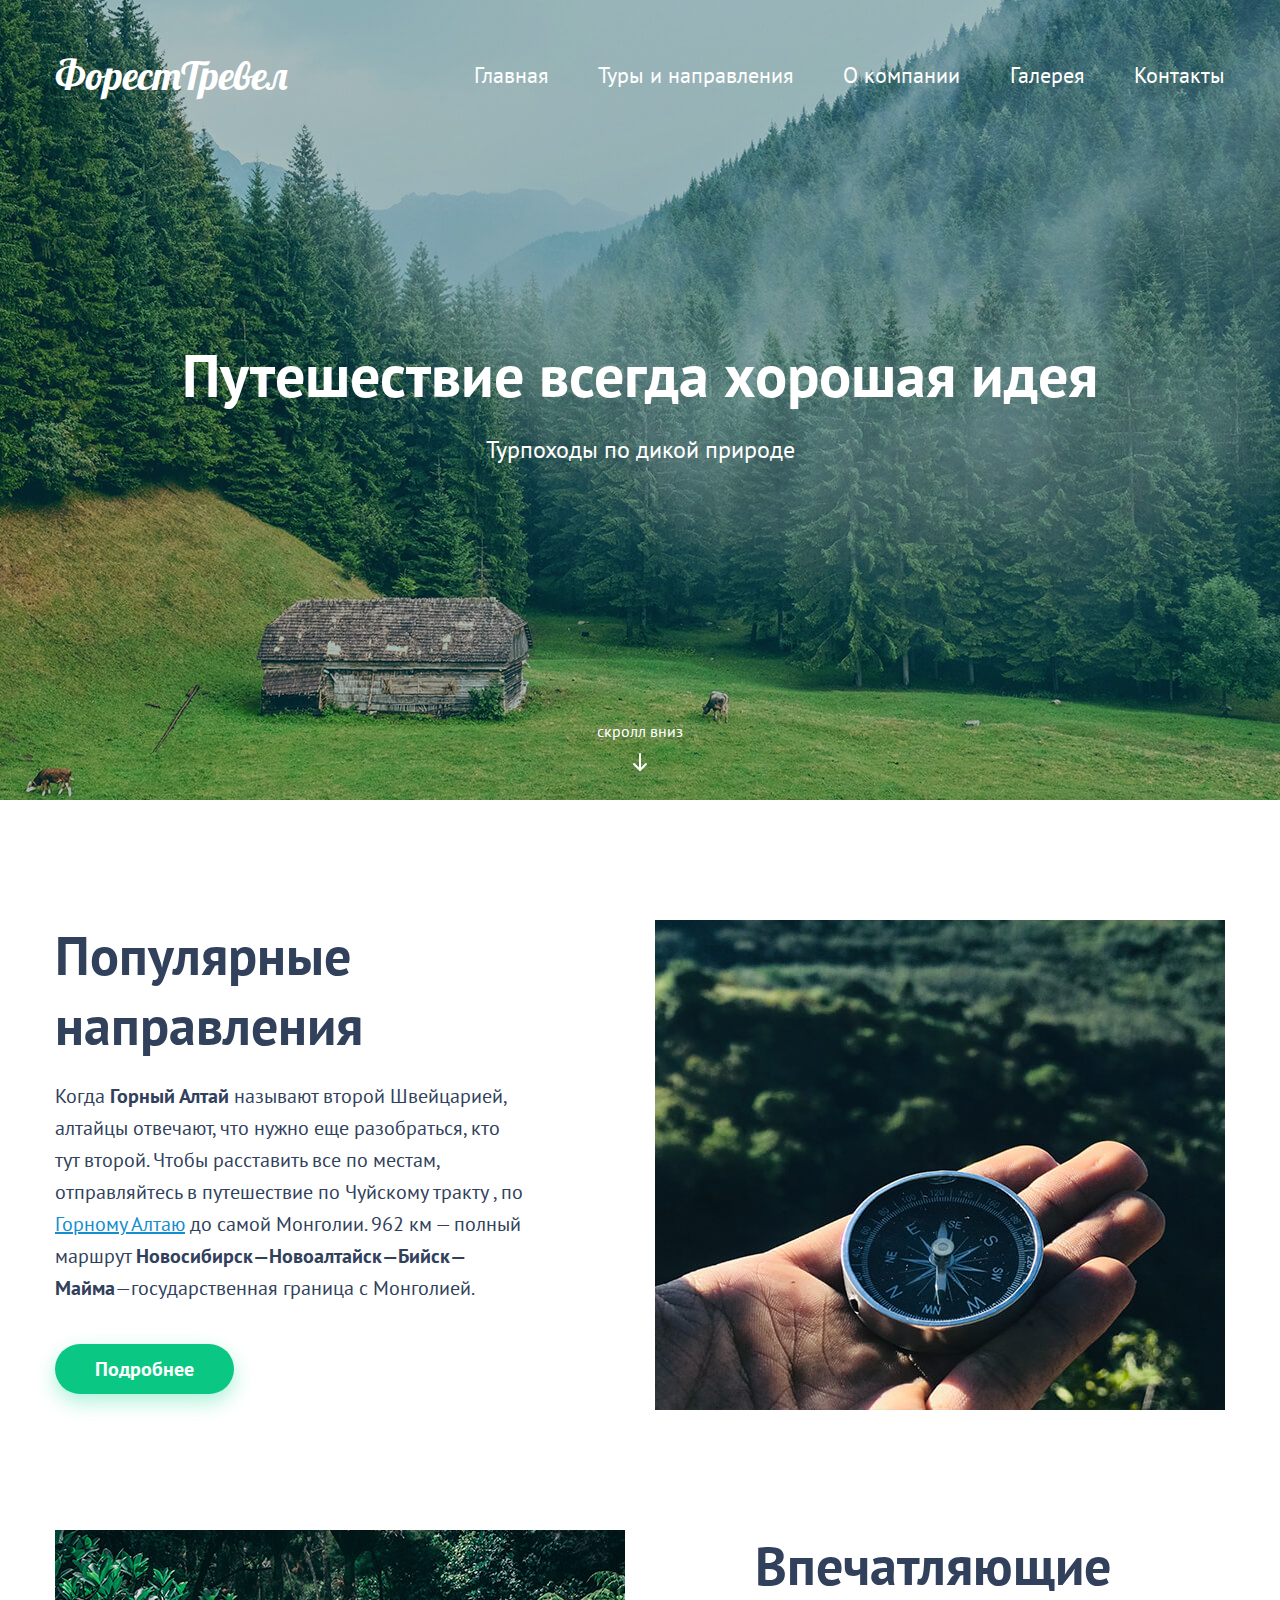
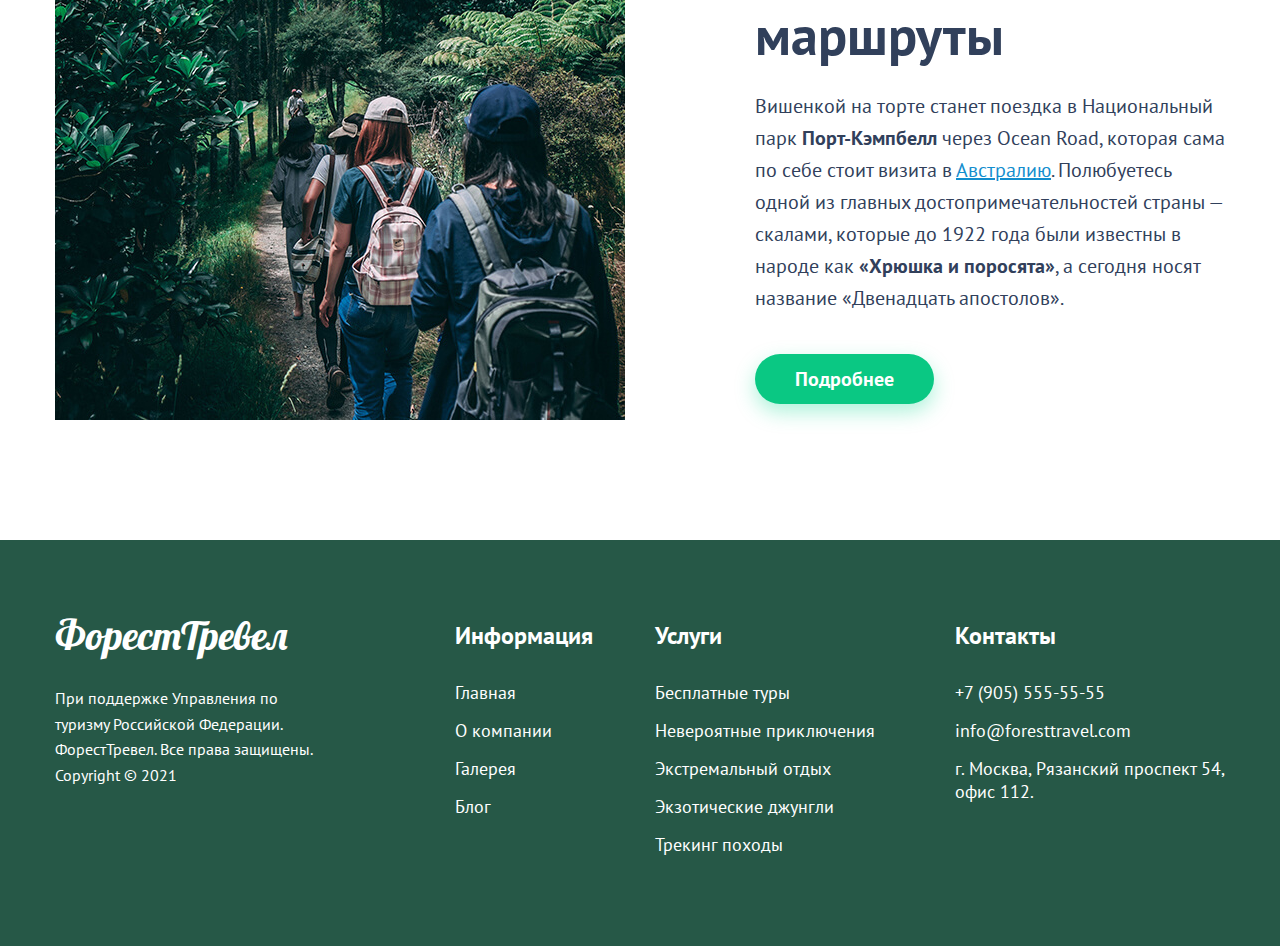
<file: index.html>
<!DOCTYPE html>
<html lang="ru">
	<head>
		<meta charset="UTF-8" />
		<meta http-equiv="X-UA-Compatible" content="IE=edge" />
		<meta name="viewport" content="width=device-width, initial-scale=1.0" />
		<title>Туристическое агенство - Форест Тревел</title>
		<meta name="description" content="Турпоходы по дикой природе от туристического агенства Форест Тревел в Москве">
		<meta name="keywords" content="турпоходы, лес, природа, турагенство, Форест Тревел">

		<link rel="stylesheet" href="./css/main.css" />
		
		<link rel="preconnect" href="https://fonts.googleapis.com">
		<link rel="preconnect" href="https://fonts.gstatic.com" crossorigin>
		<link href="https://fonts.googleapis.com/css2?family=Lobster&family=PT+Sans:wght@400;700&display=swap" rel="stylesheet">

		<meta property="og:url" content="http://cf04407.tw1.ru/forest%20travel/index.html" />
		<meta property="og:type" content="website" />
		<meta property="og:title" content="Туристическое агенство - Форест Тревел">

		<meta prorerty="og:description" content="Турпоходы по дикой природе"/>
		<meta property="og:image" content="http://cf04407.tw1.ru/forest%20travel/img/opengraph-img.jpg">

		<link rel="apple-touch-icon" sizes="180x180" href="/img/favicons/apple-touch-icon.png">
		<link rel="icon" type="image/png" sizes="32x32" href="/img/favicons/favicon-32x32.png">
		<link rel="icon" type="image/png" sizes="16x16" href="/img/favicons/favicon-16x16.png">
		<link rel="manifest" href="/img/favicons/site.webmanifest">
		<link rel="mask-icon" href="/img/favicons/safari-pinned-tab.svg" color="#5bbad5">
		<link rel="shortcut icon" href="/img/favicons/favicon.ico">
		<meta name="msapplication-TileColor" content="#da532c">
		<meta name="msapplication-config" content="/img/favicons/browserconfig.xml">
		<meta name="theme-color" content="#ffffff">
	</head>
	<body>

        <header class="header">
			
			<div class="header-top">
				<div class="logo">ФорестТревел</div>
				<nav class="header-nav">
					<ul class="header-nav-list">
						<li class="header-nav-list-item"><a href="#" class="header-nav-link">Главная</a></li>
						<li class="header-nav-list-item"><a href="./tours.html" class="header-nav-link">Туры и направления</a></li>
						<li class="header-nav-list-item"><a href="#" class="header-nav-link">О компании</a></li>
						<li class="header-nav-list-item"><a href="#" class="header-nav-link">Галерея</a></li>
						<li class="header-nav-list-item"><a href="./contacts.html" class="header-nav-link">Контакты</a></li>
						
					</ul>

					<button class="header-nav-button">
						<img src="./img/header/menu.svg" alt="Кнопка меню">
					</button>
				</nav>
			</div>

			<div class="header-content">
				<h1 class="header-title">Путешествие всегда хорошая идея</h1>
				<p>Турпоходы по дикой природе</p>
			</div>

			<a href="#" class="header-scroll">cкролл вниз</a>
		</header>

		<main class="main">
			
			<div class="container">
				
				<article class="main-row">
					
					<div class="main-content">
						
						<div class="main-content-header">
							
							<h2 class="main-header">
								Популярные направления
							</h2>
						</div>
						
						<div class="main-content-text">
							
							<p>Когда <b>Горный Алтай</b> называют второй Швейцарией, алтайцы отвечают, что нужно еще разобраться, кто тут второй. Чтобы расставить все по местам, отправляйтесь в путешествие по Чуйскому тракту , по <a href="#">Горному Алтаю</a> до самой Монголии. 962 км — полный маршрут <b>Новосибирск—Новоалтайск—Бийск—Майма</b>—государственная граница с Монголией.</p>
						</div>
						
						<a href="#" class="button">Подробнее</a>
					</div>

					<div class="main-img">
						<img src="./img/main-page/Rectangle3.jpg" alt="Популярные направления">
					</div>
				</article>

				<article class="main-row">
					
					<div class="main-content">
						
						<div class="main-content-header">
							<h2 class="main-header">
								Впечатляющие маршруты
							</h2>
						</div>
						
						<div class="main-content-text">
							
							<p>Вишенкой на торте станет поездка в Национальный парк <b>Порт-Кэмпбелл</b> через Ocean Road, которая сама по себе стоит визита в <a href="#">Австралию</a>. Полюбуетесь одной из главных достопримечательностей страны — скалами, которые до 1922 года были известны в народе как <b>«Хрюшка и поросята»</b>, а сегодня носят название «Двенадцать апостолов».</p>
						</div>
						
						<a href="#" class="button">Подробнее</a>
					</div>

					<div class="main-img">
						<img src="./img/main-page/Rectangle4.jpg" alt="Популярные направления">
					</div>
				</article>
			</div>
		</main>

		<footer class="footer">
			
			<div class="container">
				
				<div class="footer-row">
					
					<div class="footer-copyright">
						
						<div class="footer-logo">
							<div class="logo">ФорестТревел</div>
						</div>
						
						<p>
							При поддержке Управления по туризму Российской Федерации. ФорестТревел. Все права защищены. Copyright © 2021
						</p>
					</div>

					<div class="footer-widgets-wrapper">

						<div class="footer-widget footer-widget-info">
						
							<h3 class="footer-widget-title">Информация</h3>
							
							<ul class="footer-widget-list">
								<li><a href="#">Главная</a></li>
								<li><a href="#">О компании</a></li>
								<li><a href="#">Галерея</a></li>
								<li><a href="#">Блог</a></li>
							</ul>	
						</div>
	
						<div class="footer-widget footer-widget-services">
							
							<h3 class="footer-widget-title">Услуги</h3>
							
							<ul class="footer-widget-list">
								<li><a href="#">Бесплатные туры</a></li>
								<li><a href="#">Невероятные приключения</a></li>
								<li><a href="#">Экстремальный отдых</a></li>
								<li><a href="#">Экзотические джунгли</a></li>
								<li><a href="tracking.html">Трекинг походы</a></li>
							</ul>	
						</div>
	
						<div class="footer-widget footer-widget-contacts">
							
							<h3 class="footer-widget-title">Контакты</h3>
							
							<ul class="footer-widget-list">
								<li><a href="tel:+7905555555">+7 (905) 555-55-55</a></li>
								<li><a href="mailto:info@foresttravel.com">info@foresttravel.com</a></li>
								<li>г. Москва, Рязанский проспект 54, офис 112.</li>
							</ul>	
						</div>
					</div>
				</div>
			</div>
		</footer>
    </body>
</html>
</file>
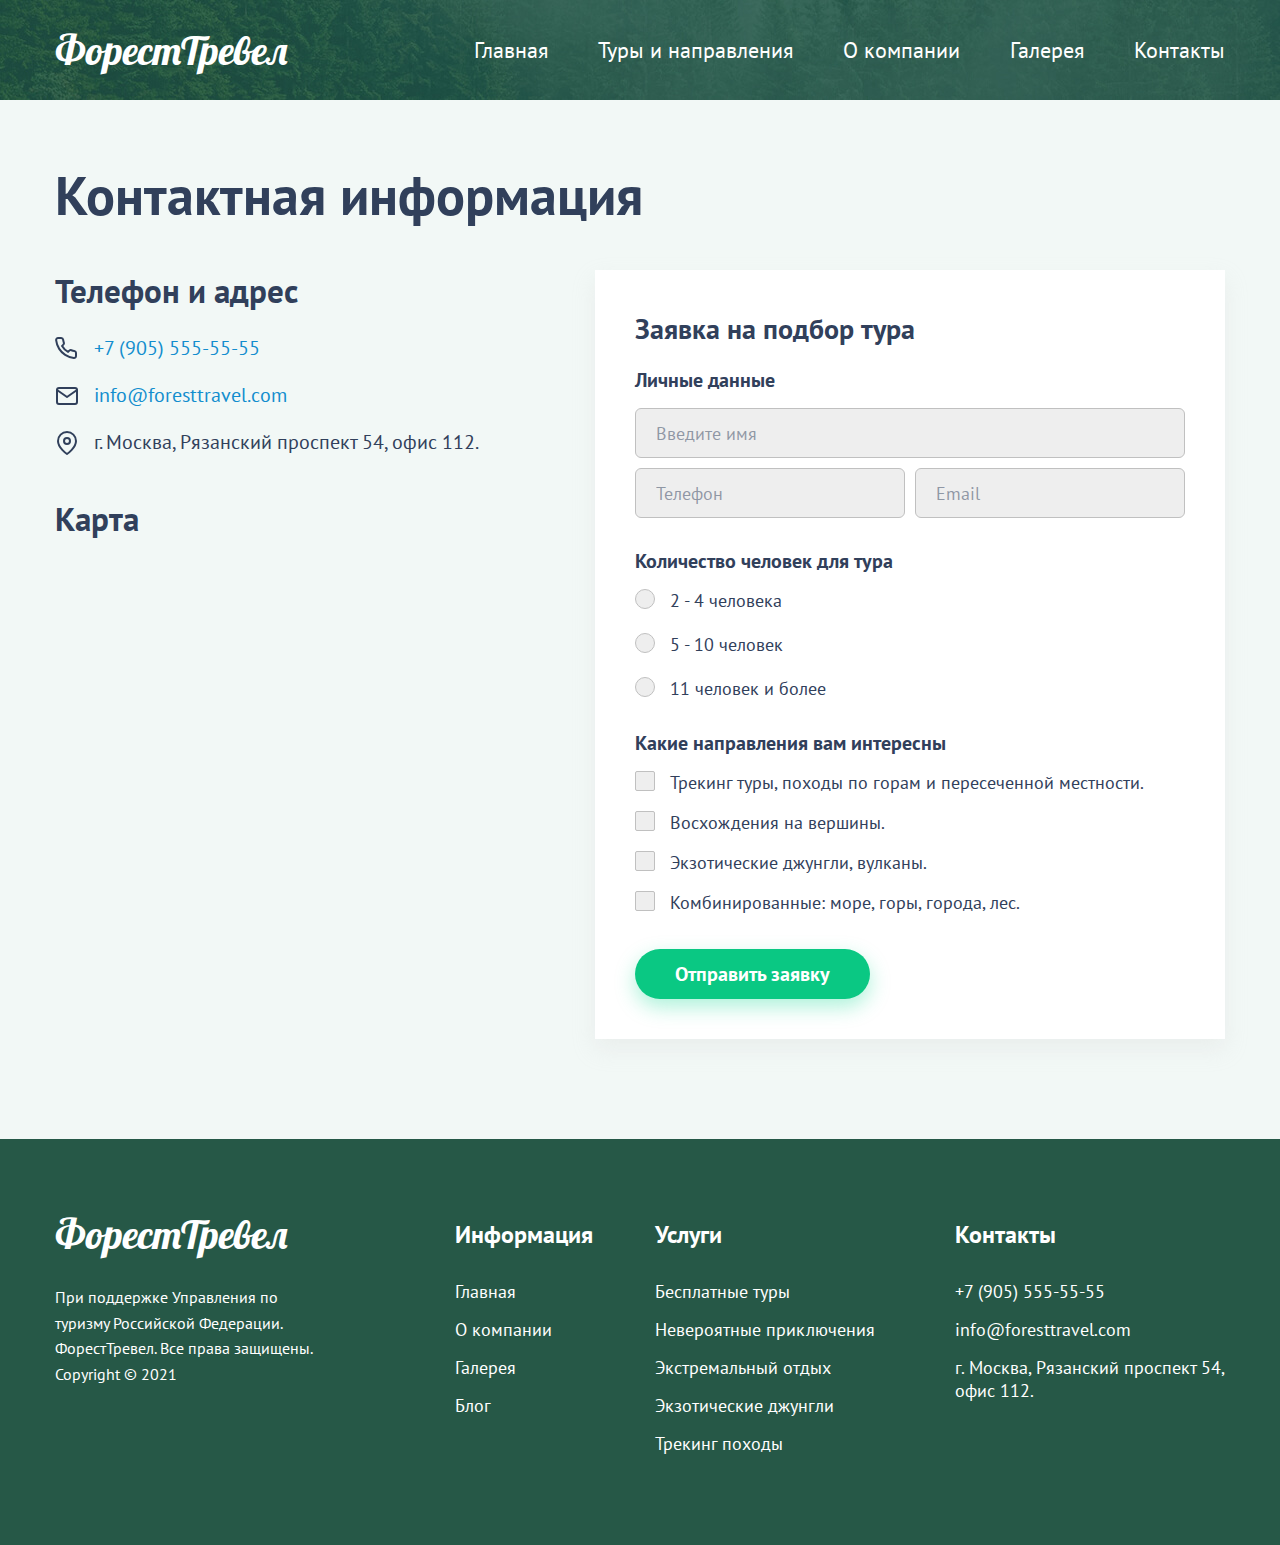
<file: contacts.html>
<!DOCTYPE html>
<html lang="ru">
	<head>
		<meta charset="UTF-8" />
		<meta http-equiv="X-UA-Compatible" content="IE=edge" />
		<meta name="viewport" content="width=device-width, initial-scale=1.0" />
		<title>Контакты агенства Форест Тревел</title>
       
		<link rel="stylesheet" href="./css/main.css" />
		<link rel="preconnect" href="https://fonts.googleapis.com">
		<link rel="preconnect" href="https://fonts.gstatic.com" crossorigin>
		<link href="https://fonts.googleapis.com/css2?family=Lobster&family=PT+Sans:wght@400;700&display=swap" rel="stylesheet">
	</head>
	<body class="bgcolor">

        <header class="header-inner">
			
			<div class="header-top">
				<div class="logo">ФорестТревел</div>
				<nav class="header-nav">
					<ul class="header-nav-list">
						<li class="header-nav-list-item"><a href="./index.html" class="header-nav-link">Главная</a></li>
						<li class="header-nav-list-item"><a href="./tours.html" class="header-nav-link">Туры и направления</a></li>
						<li class="header-nav-list-item"><a href="#" class="header-nav-link">О компании</a></li>
						<li class="header-nav-list-item"><a href="#" class="header-nav-link">Галерея</a></li>
						<li class="header-nav-list-item"><a href="#" class="header-nav-link">Контакты</a></li>
						
					</ul>
				</nav>
			</div>
		</header>
		
        <main class="inner-page">
			
			<div class="container">
				
              <div class="contacts-header">
                
                <h1 class="main-header">Контактная информация</h1>
              </div>

              <div class="contacts-row">

                <div class="contact-info">

                    <div class="contact-block">

                        <div class="contact-block-title">
                        
                            <h3>Телефон и адрес</h3>
                        </div>
                        
                        <div class="contact-block-body">
                            
                            <ul class="contact-list">
                                <li class="contact-list-icon phone"><a href="tel:+7(905)5555555">+7 (905) 555-55-55</a></li>
                                <li class="contact-list-icon email"><a href="mailto:info@foresttravel.com">info@foresttravel.com</a></li>
                                <li class="contact-list-icon address">г. Москва, Рязанский проспект 54, офис 112.</li>
                                
                            </ul>
                        </div>
                    </div>
                    
                    <div class="contact-block">

                        <div class="contact-block-title">
                            <h3>Карта</h3>
                        </div>
                        
                        <script type="text/javascript" charset="utf-8" async src="https://api-maps.yandex.ru/services/constructor/1.0/js/?um=constructor%3A8ece817da56645a96f482036c763b98085168e2869e8e9405fd76d4c80ae0fb0&amp;width=470&amp;height=345&amp;lang=ru_RU&amp;scroll=true"></script>
                    </div>
                </div>

                <!-- form -->
                <form class="form">

                    <h3 class="form-title">Заявка на подбор тура</h3>
                    
                    <!-- form group -->
                    <fieldset class="form-group">

                        <legend class="form-group-title">Личные данные</legend>

                        <div class="form-group-row">
                            
                            <input class="input" type="text" placeholder="Введите имя">
                        </div>
                        

                        <div class="form-group-row">

                            <input class="input" type="tel" placeholder="Телефон" required>
                            <input class="input" type="email" placeholder="Email" required>
                        </div>
                    </fieldset>
                    <!-- // form group -->
                    
                    <!-- form group -->
                    <fieldset class="form-group">
                        <legend class="form-group-title">Количество человек для тура</legend>

                        <label class="radio-row">

                            <input class="real-radio" type="radio" name="number-of-people">
                            <span class="custom-radio"></span>
                            <span>2 - 4 человека</span>                            
                        </label>

                        <label class="radio-row">

                            <input class="real-radio" type="radio" name="number-of-people">
                            <span class="custom-radio"></span>
                            <span>5 - 10 человек</span>                            
                        </label>

                        <label class="radio-row">

                            <input class="real-radio" type="radio" name="number-of-people">
                            <span class="custom-radio"></span>
                            <span>11 человек и более</span>                            
                        </label>
                    </fieldset>
                    <!-- // form group -->

                    <!-- form group -->
                    <fieldset class="form-group">

                        <legend class="form-group-title">Какие направления вам интересны</legend>

                        <label class="checkbox-row">

                            <input class="real-checkbox" type="checkbox">
                            <span class="custom-checkbox"></span>
                            <span>Трекинг туры, походы по горам и пересеченной местности.</span>                            
                        </label>

                        <label class="checkbox-row">

                            <input class="real-checkbox" type="checkbox">
                            <span class="custom-checkbox"></span>
                            <span>Восхождения на вершины.</span>                            
                        </label>

                        <label class="checkbox-row">

                            <input class="real-checkbox" type="checkbox">
                            <span class="custom-checkbox"></span>
                            <span>Экзотические джунгли, вулканы.</span>                            
                        </label>

                        <label class="checkbox-row">

                            <input class="real-checkbox" type="checkbox">
                            <span class="custom-checkbox"></span>
                            <span>Комбинированные: море, горы, города, лес.</span>                            
                        </label>
                    </fieldset>
                    <!-- // form group-->
                    
                    <!-- button -->
                    <input class="button" type="submit" value="Отправить заявку">
                    <!-- // button -->
                </form>
                <!-- // form -->
              </div>
			</div>
		</main>

		<footer class="footer">
			
			<div class="container">
				
				<div class="footer-row">
					
					<div class="footer-copyright">
						
						<div class="footer-logo">
							<div class="logo">ФорестТревел</div>
						</div>
						
						<p>
							При поддержке Управления по туризму Российской Федерации. ФорестТревел. Все права защищены. Copyright © 2021
						</p>
					</div>

					<div class="footer-widgets-wrapper">

						<div class="footer-widget footer-widget-info">
						
							<h3 class="footer-widget-title">Информация</h3>
							
							<ul class="footer-widget-list">
								<li><a href="./index.html">Главная</a></li>
								<li><a href="#">О компании</a></li>
								<li><a href="#">Галерея</a></li>
								<li><a href="#">Блог</a></li>
							</ul>	
						</div>
	
						<div class="footer-widget footer-widget-services">
							
							<h3 class="footer-widget-title">Услуги</h3>
							
							<ul class="footer-widget-list">
								<li><a href="#">Бесплатные туры</a></li>
								<li><a href="#">Невероятные приключения</a></li>
								<li><a href="#">Экстремальный отдых</a></li>
								<li><a href="#">Экзотические джунгли</a></li>
								<li><a href="./tracking.html">Трекинг походы</a></li>
							</ul>	
						</div>
	
						<div class="footer-widget footer-widget-contacts">
							
							<h3 class="footer-widget-title">Контакты</h3>
							
							<ul class="footer-widget-list">
								<li><a href="tel:+7(905)5555555">+7 (905) 555-55-55</a></li>
								<li><a href="mailto:info@foresttravel.com">info@foresttravel.com</a></li>
								<li>г. Москва, Рязанский проспект 54, офис 112.</li>
							</ul>	
						</div>
					</div>

					
				</div>
			</div>
		</footer>
    </body>
</html>
</file>
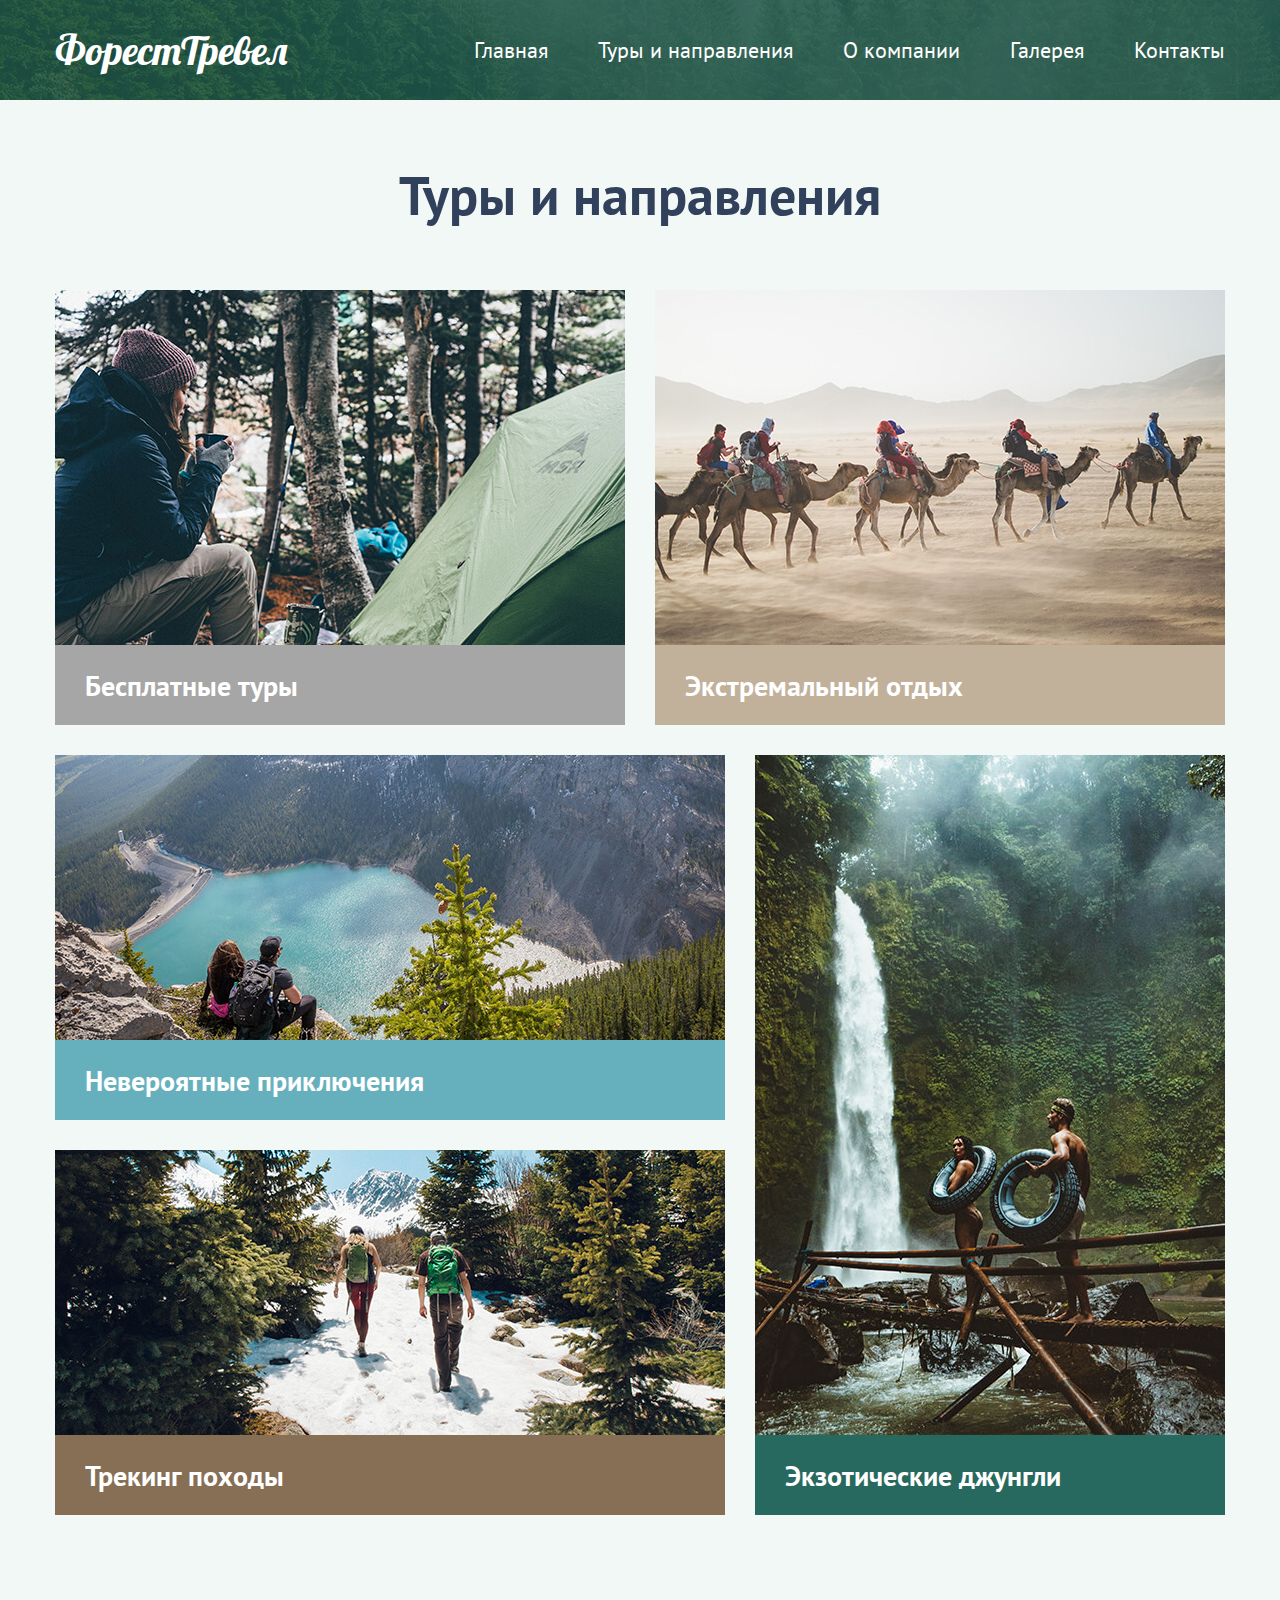
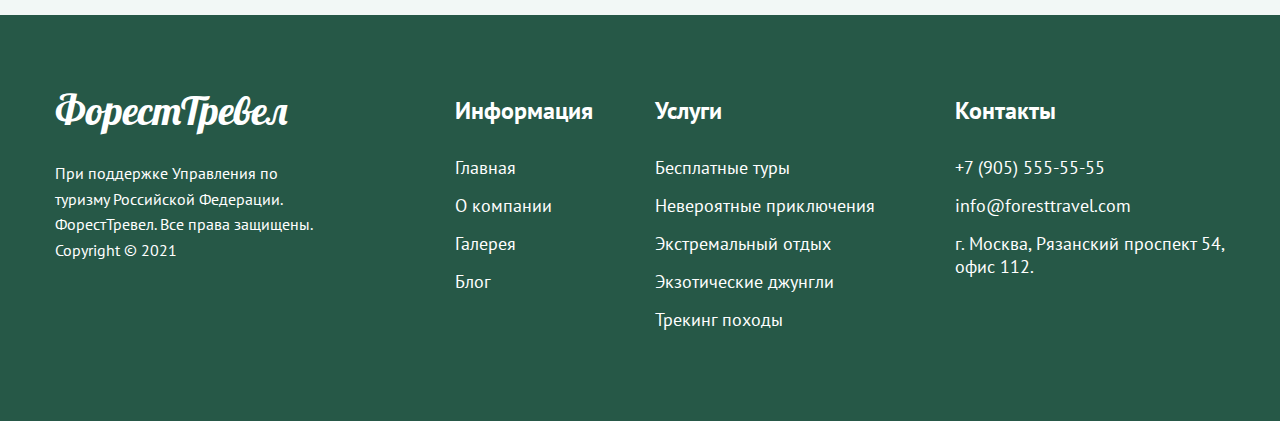
<file: tours.html>
<!DOCTYPE html>
<html lang="ru">
	<head>
		<meta charset="UTF-8" />
		<meta http-equiv="X-UA-Compatible" content="IE=edge" />
		<meta name="viewport" content="width=device-width, initial-scale=1.0" />
		<title>Туры и направления - агенство Форест Тревел</title>
		<meta name="description" content="Широкий выбор туров и направлений от агенства Форест Тревел">
		<meta name="keywords" content="туры и направления, бесплатные туры, экстремальный отдых, невероятные приключения, трекинг походы, экзотические джунгли">

		<link rel="stylesheet" href="./css/main.css" />
		<link rel="preconnect" href="https://fonts.googleapis.com">
		<link rel="preconnect" href="https://fonts.gstatic.com" crossorigin>
		<link href="https://fonts.googleapis.com/css2?family=Lobster&family=PT+Sans:wght@400;700&display=swap" rel="stylesheet">
	</head>
	<body class="bgcolor">

        <header class="header-inner">
			
			<div class="header-top">
				<div class="logo">ФорестТревел</div>
				<nav class="header-nav">
					<ul class="header-nav-list">
						<li class="header-nav-list-item"><a href="./index.html" class="header-nav-link">Главная</a></li>
						<li class="header-nav-list-item"><a href="#" class="header-nav-link">Туры и направления</a></li>
						<li class="header-nav-list-item"><a href="#" class="header-nav-link">О компании</a></li>
						<li class="header-nav-list-item"><a href="#" class="header-nav-link">Галерея</a></li>
						<li class="header-nav-list-item"><a href="./contacts.html" class="header-nav-link">Контакты</a></li>
						
					</ul>
				</nav>
			</div>
		</header>
		
        <main class="inner-page">
			
			<div class="container">
				
				<div class="inner-page-tours-header">
                    <h1 class="main-header">Туры и направления</h1>
                </div>
                    
				<div class="cards-row">
					
					<a href="#" class="card-link-wrapper card-1">
													
						<img src="./img/cards/tours.jpg" alt="tours">
						
						<div class="card-title-wrapper">
							<h2 class="card-title">Бесплатные туры</h2>
						</div>
					</a>
					
					<a href="#" class="card-link-wrapper card-2">
						
						<img src="./img/cards/rest.jpg" alt="rest">

						<div class="card-title-wrapper">
							<h2 class="card-title">Экстремальный отдых</h2>
						</div>
					</a>
				</div>

				<div class="cards-row">

					<div class="cards-column">
						
						<a href="#" class="card-link-wrapper card-3">

								<img src="./img/cards/adventures.jpg" alt="adventures">

								<div class="card-title-wrapper">
									<h2 class="card-title">Невероятные приключения</h2>
								</div>
						</a>
						
						<a href="./tracking.html" class="card-link-wrapper card-4">
						
								<img src="./img/cards/hike.jpg" alt="hike">

								<div class="card-title-wrapper">
									<h2 class="card-title">Трекинг походы</h2>
								</div>
						</a>
					</div>
						
					<a href="#" class="card-link-wrapper card-5">

						<img src="./img/cards/jungle.jpg" alt="jungle">

						<div class="card-title-wrapper">
							
							<h2 class="card-title">Экзотические джунгли</h2>
						</div>
					</a>
				</div>
               
			</div>
		</main>

		<footer class="footer">
			
			<div class="container">
				
				<div class="footer-row">
					
					<div class="footer-copyright">
						
						<div class="footer-logo">
							<div class="logo">ФорестТревел</div>
						</div>
						
						<p>
							При поддержке Управления по туризму Российской Федерации. ФорестТревел. Все права защищены. Copyright © 2021
						</p>
					</div>

					<div class="footer-widgets-wrapper">

						<div class="footer-widget footer-widget-info">
						
							<h3 class="footer-widget-title">Информация</h3>
							
							<ul class="footer-widget-list">
								<li><a href="index.html">Главная</a></li>
								<li><a href="#">О компании</a></li>
								<li><a href="#">Галерея</a></li>
								<li><a href="#">Блог</a></li>
							</ul>	
						</div>
	
						<div class="footer-widget footer-widget-services">
							
							<h3 class="footer-widget-title">Услуги</h3>
							
							<ul class="footer-widget-list">
								<li><a href="#">Бесплатные туры</a></li>
								<li><a href="#">Невероятные приключения</a></li>
								<li><a href="#">Экстремальный отдых</a></li>
								<li><a href="#">Экзотические джунгли</a></li>
								<li><a href="./tracking.html">Трекинг походы</a></li>
							</ul>	
						</div>
	
						<div class="footer-widget footer-widget-contacts">
							
							<h3 class="footer-widget-title">Контакты</h3>
							
							<ul class="footer-widget-list">
								<li><a href="tel:+7(905)5555555">+7 (905) 555-55-55</a></li>
								<li><a href="mailto:info@foresttravel.com">info@foresttravel.com</a></li>
								<li>г. Москва, Рязанский проспект 54, офис 112.</li>
							</ul>	
						</div>
					</div>

					
				</div>
			</div>
		</footer>
    </body>
</html>
</file>
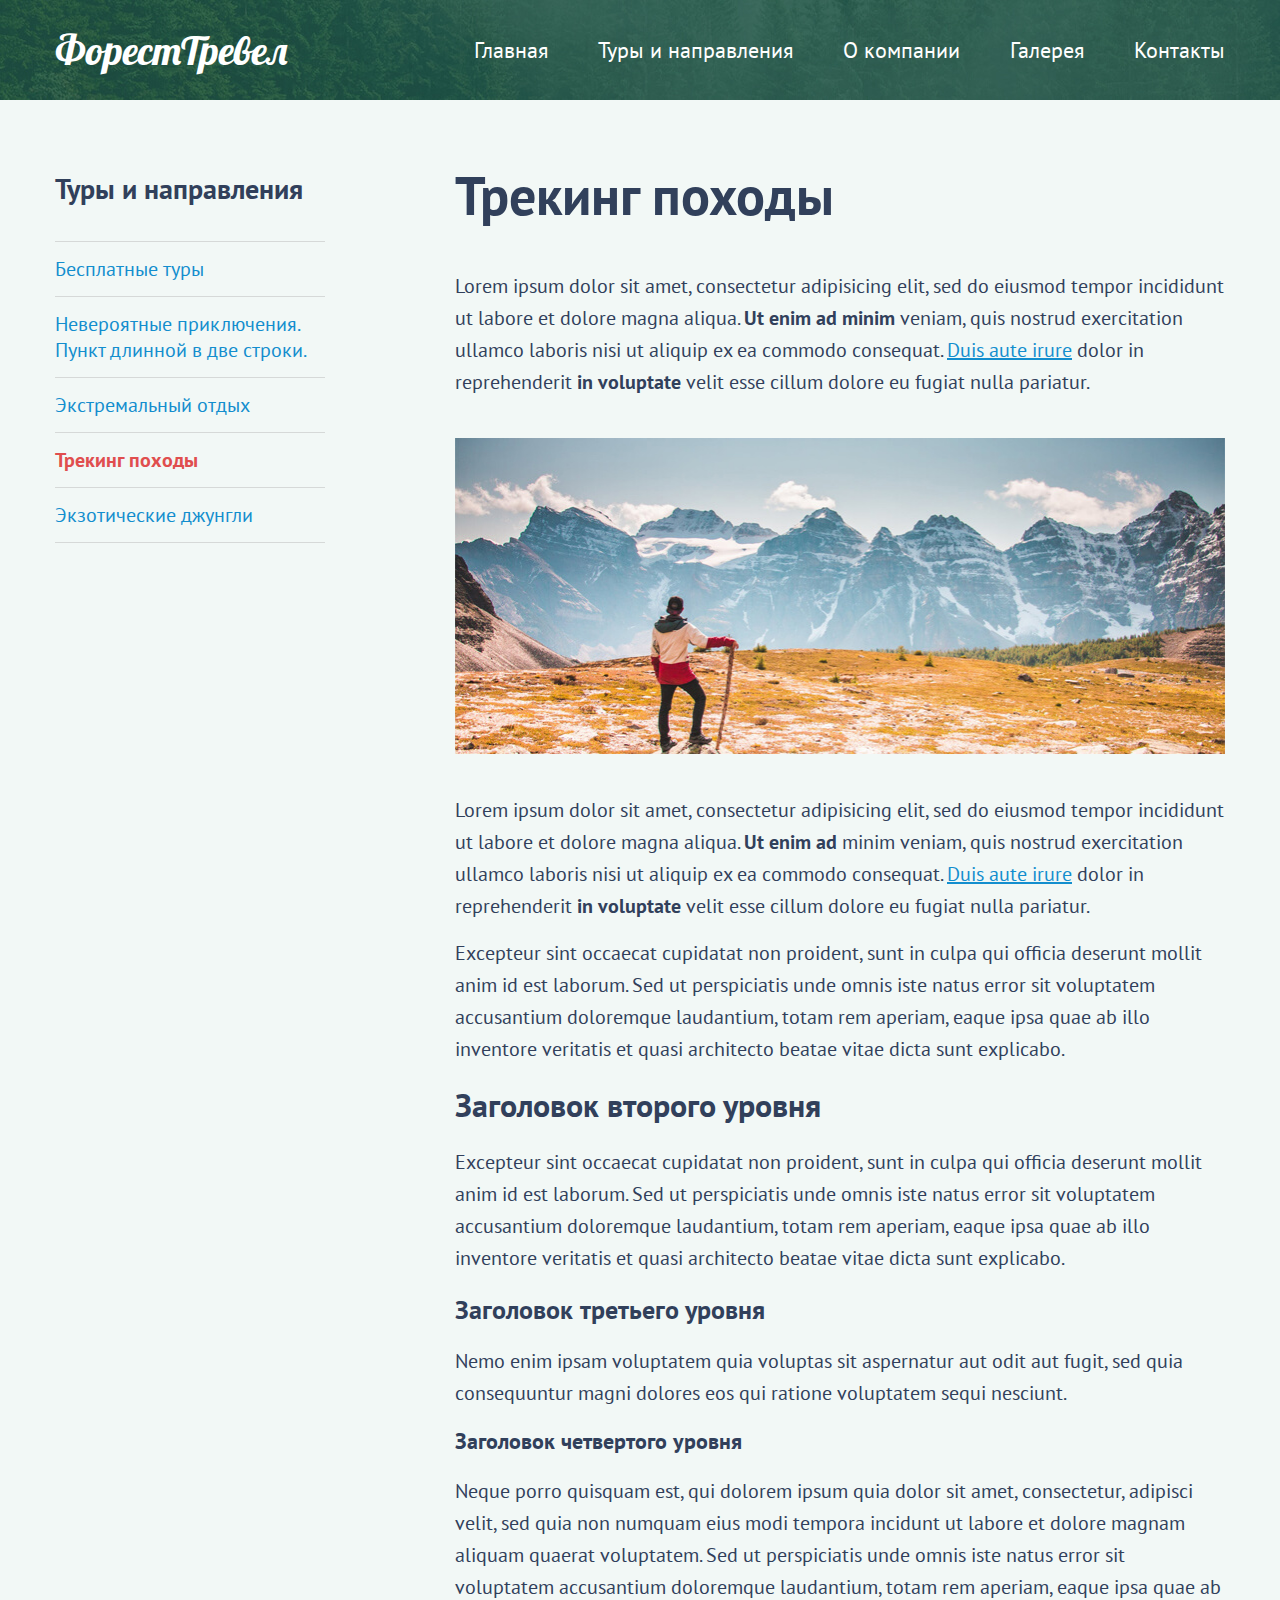
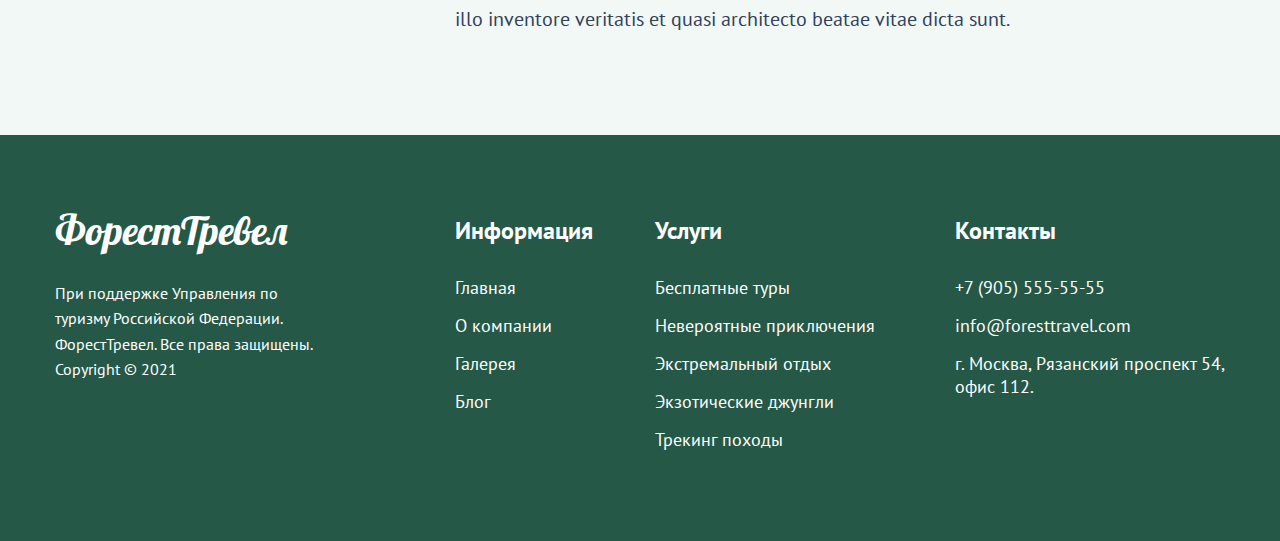
<file: tracking.html>
<!DOCTYPE html>
<html lang="ru">
	<head>
		<meta charset="UTF-8" />
		<meta http-equiv="X-UA-Compatible" content="IE=edge" />
		<meta name="viewport" content="width=device-width, initial-scale=1.0" />
		<title>Трекинг походы - агенство Форест Тревел</title>
		<meta name="description" content="Трекинг походы по самым живописным местам нашей планеты">
		<meta name="keywords" content="трекинг походы, дикая природа, пешие путешествия">

		<link rel="stylesheet" href="./css/main.css" />
		<link rel="preconnect" href="https://fonts.googleapis.com">
		<link rel="preconnect" href="https://fonts.gstatic.com" crossorigin>
		<link href="https://fonts.googleapis.com/css2?family=Lobster&family=PT+Sans:wght@400;700&display=swap" rel="stylesheet">
	</head>
	<body class="bgcolor">

        <header class="header-inner">
			
			<div class="header-top">
				<div class="logo">ФорестТревел</div>
				<nav class="header-nav">
					<ul class="header-nav-list">
						<li class="header-nav-list-item"><a href="./index.html" class="header-nav-link">Главная</a></li>
						<li class="header-nav-list-item"><a href="./tours.html" class="header-nav-link">Туры и направления</a></li>
						<li class="header-nav-list-item"><a href="#" class="header-nav-link">О компании</a></li>
						<li class="header-nav-list-item"><a href="#" class="header-nav-link">Галерея</a></li>
						<li class="header-nav-list-item"><a href="./contacts.html" class="header-nav-link">Контакты</a></li>
						
					</ul>
				</nav>
			</div>
		</header>
		
        <main class="inner-page">
			
			<div class="container">
				
                <div class="row-article-page">
                    
                    <nav class="article-page-nav">

                        <h3 class="header-article-page-nav">Туры и направления</h3>

                        <ul class="article-page-nav-list">
                            <li><a href="#">Бесплатные туры</a></li>
                            <li><a href="#">Невероятные приключения. Пункт длинной в две строки.</a></li>
                            <li><a href="#">Экстремальный отдых</a></li>
                            <li><a href="#" class="active">Трекинг походы</a></li>
                            <li><a href="#">Экзотические джунгли</a></li>
                        </ul>
                    </nav>

                    <artile class="article-page-article">

                        <h1>Трекинг походы</h1>
                        
                        <p>Lorem ipsum dolor sit amet, consectetur adipisicing elit, sed do eiusmod tempor incididunt ut labore et dolore magna aliqua. <b>Ut enim ad minim</b> veniam, quis nostrud exercitation ullamco laboris nisi ut aliquip ex ea commodo consequat. <a href="#">Duis aute irure</a> dolor in reprehenderit <b>in voluptate</b> velit esse cillum dolore eu fugiat nulla pariatur.</p>

                        <img src="./img/articles/tracking.jpg" alt="Трекинг походы">

                        <p>
                            Lorem ipsum dolor sit amet, consectetur adipisicing elit, sed do eiusmod tempor incididunt ut labore et dolore magna aliqua. <b>Ut enim ad</b> minim veniam, quis nostrud exercitation ullamco laboris nisi ut aliquip ex ea commodo consequat. <a href="#">Duis aute irure</a> dolor in reprehenderit <b>in voluptate</b> velit esse cillum dolore eu fugiat nulla pariatur. 
                        </p>
                       <p>
                        Excepteur sint occaecat cupidatat non proident, sunt in culpa qui officia deserunt mollit anim id est laborum. Sed ut perspiciatis unde omnis iste natus error sit voluptatem accusantium doloremque laudantium, totam rem aperiam, eaque ipsa quae ab illo inventore veritatis et quasi architecto beatae vitae dicta sunt explicabo. 
                       </p>
                        
                       <h2>Заголовок второго уровня</h2>
                        
                       <p>
                        Excepteur sint occaecat cupidatat non proident, sunt in culpa qui officia deserunt mollit anim id est laborum. Sed ut perspiciatis unde omnis iste natus error sit voluptatem accusantium doloremque laudantium, totam rem aperiam, eaque ipsa quae ab illo inventore veritatis et quasi architecto beatae vitae dicta sunt explicabo. 
                       </p>
                       
                       <h3> Заголовок третьего уровня</h3>
                       
                       <p>
                        Nemo enim ipsam voluptatem quia voluptas sit aspernatur aut odit aut fugit, sed quia consequuntur magni dolores eos qui ratione voluptatem sequi nesciunt. 
                       </p>
                        
                       <h4>Заголовок четвертого уровня</h4>
                        
                       <p>
                        Neque porro quisquam est, qui dolorem ipsum quia dolor sit amet, consectetur, adipisci velit, sed quia non numquam eius modi tempora incidunt ut labore et dolore magnam aliquam quaerat voluptatem.
                        Sed ut perspiciatis unde omnis iste natus error sit voluptatem accusantium doloremque laudantium, totam rem aperiam, eaque ipsa quae ab illo inventore veritatis et quasi architecto beatae vitae dicta sunt.
                       </p>
                    </artile>
                </div>
			</div>
		</main>

		<footer class="footer">
			
			<div class="container">
				
				<div class="footer-row">
					
					<div class="footer-copyright">
						
						<div class="footer-logo">
							<div class="logo">ФорестТревел</div>
						</div>
						
						<p>
							При поддержке Управления по туризму Российской Федерации. ФорестТревел. Все права защищены. Copyright © 2021
						</p>
					</div>

					<div class="footer-widgets-wrapper">

						<div class="footer-widget footer-widget-info">
						
							<h3 class="footer-widget-title">Информация</h3>
							
							<ul class="footer-widget-list">
								<li><a href="./index.html">Главная</a></li>
								<li><a href="#">О компании</a></li>
								<li><a href="#">Галерея</a></li>
								<li><a href="#">Блог</a></li>
							</ul>	
						</div>
	
						<div class="footer-widget footer-widget-services">
							
							<h3 class="footer-widget-title">Услуги</h3>
							
							<ul class="footer-widget-list">
								<li><a href="#">Бесплатные туры</a></li>
								<li><a href="#">Невероятные приключения</a></li>
								<li><a href="#">Экстремальный отдых</a></li>
								<li><a href="#">Экзотические джунгли</a></li>
								<li><a href="#">Трекинг походы</a></li>
							</ul>	
						</div>
	
						<div class="footer-widget footer-widget-contacts">
							
							<h3 class="footer-widget-title">Контакты</h3>
							
							<ul class="footer-widget-list">
								<li><a href="tel:+7(905)5555555">+7 (905) 555-55-55</a></li>
								<li><a href="mailto:info@foresttravel.com">info@foresttravel.com</a></li>
								<li>г. Москва, Рязанский проспект 54, офис 112.</li>
							</ul>	
						</div>
					</div>

					
				</div>
			</div>
		</footer>
    </body>
</html>
</file>
<file: css/main.css>
*,
*::before,
*::after {
  -webkit-box-sizing: border-box;
          box-sizing: border-box;
}

html {
  height: 100%;
  /* sticky footer */
}

body {
  height: 100%;
  /* sticky footer */
  display: -webkit-box;
  display: -ms-flexbox;
  display: flex;
  /* sticky footer */
  -webkit-box-orient: vertical;
  -webkit-box-direction: normal;
      -ms-flex-direction: column;
          flex-direction: column;
  /* sticky footer */
  font-family: 'PT Sans', sans-serif;
  color: #31405B;
}

body > * {
  -ms-flex-negative: 0;
      flex-shrink: 0;
}

input {
  padding: 0;
  font-family: 'PT Sans', sans-serif;
  color: #31405B;
  font-size: 18px;
}

label {
  cursor: pointer;
}

body,
h1,
h2,
h3,
h4,
h5,
h6,
p {
  margin: 0;
}

img {
  display: block;
  max-width: 100%;
  height: auto;
}

ul {
  margin: 0;
  padding: 0;
  list-style-type: none;
}

fieldset {
  border: none;
  padding: 0;
  margin: 0;
}

legend {
  margin: 0;
  padding: 0;
}

.bgcolor {
  background-color: #F2F8F6;
}

.main-header {
  font-size: 54px;
  line-height: 1.3;
  color: #31405B;
}

.container {
  width: 1200px;
  margin: 0 auto;
  padding-left: 15px;
  padding-right: 15px;
}

.inner-page {
  padding-top: 60px;
  padding-bottom: 100px;
}

.button {
  display: inline-block;
  height: 50px;
  padding-left: 40px;
  padding-right: 40px;
  border-radius: 50px;
  border: none;
  background: #0AC883;
  -webkit-box-shadow: 0px 8px 20px 0px rgba(24, 219, 148, 0.35);
          box-shadow: 0px 8px 20px 0px rgba(24, 219, 148, 0.35);
  color: #ffffff;
  text-decoration: none;
  text-align: center;
  line-height: 50px;
  font-size: 20px;
  font-weight: 700;
  cursor: pointer;
}

.header {
  padding-top: 50px;
  position: relative;
  height: 800px;
  background-color: #265847;
  background-image: url(./../img/header/Rectangle1.jpg);
  background-position: center;
  background-size: cover;
  color: #ffffff;
}

.header-inner {
  display: -webkit-box;
  display: -ms-flexbox;
  display: flex;
  -webkit-box-align: center;
      -ms-flex-align: center;
          align-items: center;
  height: 100px;
  background-color: #265847;
  background-image: url(./../img/header/header-inner.jpg);
  background-position: center;
  background-size: cover;
  color: #ffffff;
}

.header-top {
  display: -webkit-box;
  display: -ms-flexbox;
  display: flex;
  -webkit-box-pack: justify;
      -ms-flex-pack: justify;
          justify-content: space-between;
  margin: 0 auto;
  -webkit-box-align: center;
      -ms-flex-align: center;
          align-items: center;
  width: 1170px;
}

.header-nav {
  font-size: 22px;
}

.header-nav-button {
  display: none;
}

.header-nav-list {
  display: -webkit-box;
  display: -ms-flexbox;
  display: flex;
}

.header-nav-list-item {
  margin-right: 50px;
}

.header-nav-list-item:last-child {
  margin-right: 0;
}

.header-nav-link {
  color: #ffffff;
  text-decoration: none;
}

.header-content {
  width: 1170px;
  position: absolute;
  top: 50%;
  left: 50%;
  -webkit-transform: translate(-50%, -50%);
          transform: translate(-50%, -50%);
  text-align: center;
}

.header-title {
  margin-bottom: 20px;
  font-size: 60px;
}

.header-content p {
  font-size: 24px;
}

.header-scroll {
  display: inline-block;
  position: absolute;
  bottom: 25px;
  left: 50%;
  -webkit-transform: translateX(-50%);
          transform: translateX(-50%);
  padding-bottom: 34px;
  color: #ffffff;
  text-decoration: none;
  font-size: 16px;
}

.header-scroll::after {
  position: absolute;
  bottom: 0;
  left: 50%;
  -webkit-transform: translateX(-50%);
          transform: translateX(-50%);
  content: "";
  display: block;
  width: 25px;
  height: 25px;
  background-image: url(./../img/header/arrow-down.svg);
}

.inner-page-tours-header {
  margin-bottom: 60px;
  text-align: center;
}

.logo {
  font-family: 'Lobster', cursive;
  font-size: 40px;
}

.main {
  padding: 120px 0;
}

.main-row {
  display: -webkit-box;
  display: -ms-flexbox;
  display: flex;
  -webkit-box-pack: justify;
      -ms-flex-pack: justify;
          justify-content: space-between;
  margin-bottom: 120px;
}

.main-row:nth-child(even) {
  -webkit-box-orient: horizontal;
  -webkit-box-direction: reverse;
      -ms-flex-direction: row-reverse;
          flex-direction: row-reverse;
}

.main-row:last-child {
  margin-bottom: 0;
}

.main-content {
  width: 470px;
}

.main-content-header {
  margin-bottom: 20px;
}

.main-content-text {
  margin-bottom: 40px;
  font-size: 20px;
  line-height: 1.6;
}

.main-content-text p {
  margin-top: 0;
  margin-bottom: 15px;
}

.main-content-text a {
  color: #138ECE;
}

.main-img {
  width: 570px;
}

.footer {
  margin-top: auto;
  /* sticky footer */
  padding-top: 70px;
  padding-bottom: 90px;
  background-color: #265847;
  color: #ffffff;
}

.footer a {
  color: #ffffff;
  text-decoration: none;
}

.footer a:hover {
  text-decoration: underline;
}

.footer-row {
  display: -webkit-box;
  display: -ms-flexbox;
  display: flex;
  -webkit-box-pack: justify;
      -ms-flex-pack: justify;
          justify-content: space-between;
}

.footer-copyright {
  width: 270px;
}

.footer-copyright p {
  font-size: 16px;
  line-height: 1.6;
}

.footer-logo {
  margin-bottom: 26px;
}

.footer-widgets-wrapper {
  padding-top: 10px;
  display: -webkit-box;
  display: -ms-flexbox;
  display: flex;
}

.footer-widget + .footer-widget {
  margin-left: 30px;
}

.footer-widget-info {
  width: 170px;
}

.footer-widget-services, .footer-widget-contacts {
  width: 270px;
}

.footer-widget-title {
  margin-bottom: 30px;
  font-size: 24px;
}

.footer-widget-list {
  font-size: 18px;
}

.footer-widget-list li {
  margin-bottom: 15px;
}

.footer-widget-list li:last-child {
  margin-bottom: 0;
}

.cards-row {
  display: -webkit-box;
  display: -ms-flexbox;
  display: flex;
  -webkit-box-pack: justify;
      -ms-flex-pack: justify;
          justify-content: space-between;
  margin-bottom: 30px;
}

.cards-row:last-child {
  margin-bottom: 0;
}

.card-link-wrapper {
  display: block;
  text-decoration: none;
  -webkit-transition: 0.3s;
  transition: 0.3s;
}

.card-link-wrapper:hover {
  opacity: 0.9;
}

.cards-column > * + * {
  margin-top: 30px;
}

.card-title-wrapper {
  display: -webkit-box;
  display: -ms-flexbox;
  display: flex;
  -webkit-box-align: center;
      -ms-flex-align: center;
          align-items: center;
  padding-left: 30px;
  padding-right: 30px;
  height: 80px;
}

.card-title {
  color: #ffffff;
  font-size: 28px;
  text-overflow: ellipsis;
  overflow: hidden;
  white-space: nowrap;
}

.card-1 {
  width: 570px;
  background-color: #A6A6A6;
}

.card-2 {
  width: 570px;
  background-color: #C1B19B;
}

.card-3 {
  width: 670px;
  background-color: #66B0BE;
}

.card-4 {
  width: 670px;
  background-color: #876F56;
}

.card-5 {
  width: 470px;
  background-color: #27695E;
}

.row-article-page {
  display: -webkit-box;
  display: -ms-flexbox;
  display: flex;
  -webkit-box-pack: justify;
      -ms-flex-pack: justify;
          justify-content: space-between;
}

.article-page-nav {
  padding-top: 10px;
  width: 270px;
  -ms-flex-negative: 0;
      flex-shrink: 0;
  -webkit-box-flex: 0;
      -ms-flex-positive: 0;
          flex-grow: 0;
}

.article-page-article {
  width: 770px;
  -ms-flex-negative: 0;
      flex-shrink: 0;
  -webkit-box-flex: 0;
      -ms-flex-positive: 0;
          flex-grow: 0;
  font-size: 20px;
  line-height: 1.6;
}

.header-article-page-nav {
  font-size: 28px;
  margin-bottom: 34px;
}

.article-page-nav-list {
  font-size: 20px;
  border-top: 1px solid #D6D9D8;
}

.article-page-nav-list li {
  border-bottom: 1px solid #D6D9D8;
}

.article-page-nav-list a {
  display: block;
  padding-top: 14px;
  padding-bottom: 14px;
  color: #138ECE;
  text-decoration: none;
}

.article-page-nav-list a.active {
  font-weight: 700;
  color: #E04E4E;
}

.article-page-nav-list a:hover {
  text-decoration: underline;
}

.article-page-article h1 {
  margin-bottom: 40px;
  font-size: 54px;
  line-height: normal;
}

.article-page-article h2 {
  margin-bottom: 15px;
  font-size: 32px;
}

.article-page-article h3 {
  margin-bottom: 15px;
  font-size: 26px;
}

.article-page-article h4 {
  margin-bottom: 15px;
  font-size: 22px;
}

.article-page-article h5 {
  margin-bottom: 15px;
  font-size: 20px;
}

.article-page-article h6 {
  margin-bottom: 15px;
  font-size: 18px;
}

.article-page-article p {
  margin-bottom: 15px;
}

.article-page-article img {
  margin-top: 40px;
  margin-bottom: 40px;
}

.article-page-article a {
  color: #138ECE;
}

.article-page-article > *:last-child {
  margin-bottom: 0;
}

.contacts-header {
  margin-bottom: 40px;
}

.contacts-row {
  display: -webkit-box;
  display: -ms-flexbox;
  display: flex;
  -webkit-box-pack: justify;
      -ms-flex-pack: justify;
          justify-content: space-between;
  -webkit-box-align: start;
      -ms-flex-align: start;
          align-items: flex-start;
}

.contact-info {
  width: 470px;
}

.contact-block {
  margin-bottom: 40px;
}

.contact-block:last-child {
  margin-bottom: 0;
}

.contact-block-title {
  margin-bottom: 20px;
  font-size: 28px;
}

.contact-block-body {
  font-size: 20px;
  line-height: 1.6;
}

.contact-list li {
  margin-bottom: 15px;
}

.contact-list li:last-child {
  margin-bottom: 0;
}

.contact-list a {
  color: #138ECE;
  text-decoration: none;
}

.contact-list-icon {
  position: relative;
  padding-left: 39px;
}

.contact-list-icon::before {
  content: '';
  display: block;
  position: absolute;
  top: 5px;
  left: 0;
  width: 24px;
  height: 24px;
}

.contact-list-icon.phone::before {
  background-image: url(./../img/icons/shape.svg);
  background-repeat: no-repeat;
}

.contact-list-icon.email::before {
  background-image: url(./../img/icons/mail.svg);
  background-repeat: no-repeat;
}

.contact-list-icon.address::before {
  background-image: url(./../img/icons/map-pin.svg);
  background-repeat: no-repeat;
}

.form {
  padding: 40px;
  width: 630px;
  background: #FFF;
  -webkit-box-shadow: 0px 10px 20px 0px rgba(211, 211, 211, 0.25);
          box-shadow: 0px 10px 20px 0px rgba(211, 211, 211, 0.25);
}

.form-title {
  margin-bottom: 20px;
  font-size: 28px;
}

.form-group {
  margin-bottom: 30px;
  font-size: 18px;
}

.form-group:last-of-type {
  margin-bottom: 35px;
}

.form-group-title {
  margin-bottom: 15px;
  font-size: 20px;
  font-weight: 700;
}

.form-group-row {
  margin-bottom: 10px;
  display: -webkit-box;
  display: -ms-flexbox;
  display: flex;
  -webkit-box-pack: justify;
      -ms-flex-pack: justify;
          justify-content: space-between;
}

.form-group-row:last-child {
  margin-bottom: 0;
}

.form-group-row > .input + .input {
  margin-left: 10px;
}

.input {
  width: 100%;
  height: 50px;
  padding-left: 20px;
  padding-right: 20px;
  border-radius: 6px;
  border: 1px solid #C0C0C0;
  background: #EEE;
}

.input::-webkit-input-placeholder {
  color: rgba(49, 64, 91, 0.5);
}

.input:-ms-input-placeholder {
  color: rgba(49, 64, 91, 0.5);
}

.input::-ms-input-placeholder {
  color: rgba(49, 64, 91, 0.5);
}

.input::placeholder {
  color: rgba(49, 64, 91, 0.5);
}

.radio-row {
  display: -webkit-box;
  display: -ms-flexbox;
  display: flex;
  -webkit-box-align: start;
      -ms-flex-align: start;
          align-items: flex-start;
  margin-bottom: 21px;
}

.radio-row:last-child {
  margin-bottom: 0;
}

.real-radio {
  width: 0;
  height: 0;
  position: absolute;
  opacity: 0;
  z-index: -1;
}

.real-radio:focus + .custom-radio {
  -webkit-box-shadow: 0 0 0px 2px #333;
          box-shadow: 0 0 0px 2px #333;
}

.custom-radio {
  position: relative;
  display: inline-block;
  -ms-flex-negative: 0;
      flex-shrink: 0;
  margin-right: 15px;
  width: 20px;
  height: 20px;
  vertical-align: bottom;
  border-radius: 50%;
  border: 1px solid #C0C0C0;
  background: #EEE;
}

.custom-radio::before {
  content: '';
  position: absolute;
  top: 50%;
  left: 50%;
  -webkit-transform: translate(-50%, -50%) scale(0);
          transform: translate(-50%, -50%) scale(0);
  display: block;
  width: 12px;
  height: 12px;
  border-radius: 12px;
  background: #2AB698;
  -webkit-transition: -webkit-transform 0.2s ease-in;
  transition: -webkit-transform 0.2s ease-in;
  transition: transform 0.2s ease-in;
  transition: transform 0.2s ease-in, -webkit-transform 0.2s ease-in;
}

.real-radio:checked + .custom-radio::before {
  -webkit-transform: translate(-50%, -50%) scale(1);
          transform: translate(-50%, -50%) scale(1);
}

.checkbox-row {
  display: -webkit-box;
  display: -ms-flexbox;
  display: flex;
  margin-bottom: 17px;
  -webkit-box-align: start;
      -ms-flex-align: start;
          align-items: flex-start;
}

.checkbox-row:last-child {
  margin-bottom: 0;
}

.real-checkbox {
  width: 0;
  height: 0;
  position: absolute;
  opacity: 0;
  z-index: -1;
}

.custom-checkbox {
  position: relative;
  display: inline-block;
  -ms-flex-negative: 0;
      flex-shrink: 0;
  margin-right: 15px;
  width: 20px;
  height: 20px;
  vertical-align: bottom;
  border-radius: 2px;
  border: 1px solid #C0C0C0;
  background: #EEE;
}

.real-checkbox:focus + .custom-checkbox {
  -webkit-box-shadow: 0 0 0px 2px #333;
          box-shadow: 0 0 0px 2px #333;
}

.custom-checkbox::before {
  content: '';
  display: block;
  position: absolute;
  top: 50%;
  left: 50%;
  -webkit-transform: translate(-50%, -50%) scale(0);
          transform: translate(-50%, -50%) scale(0);
  width: 17px;
  height: 17px;
  background-image: url(./../img/icons/check.svg);
  -webkit-transition: -webkit-transform 0.2s ease-in;
  transition: -webkit-transform 0.2s ease-in;
  transition: transform 0.2s ease-in;
  transition: transform 0.2s ease-in, -webkit-transform 0.2s ease-in;
}

.real-checkbox:checked + .custom-checkbox::before {
  -webkit-transform: translate(-50%, -50%) scale(1);
          transform: translate(-50%, -50%) scale(1);
}

/* Tablet */
@media (max-width: 1199px) {
  .container {
    width: 900px;
  }

  .header {
    height: 591px;
  }

  .header-top {
    width: 100%;
    padding-left: 15px;
    padding-right: 15px;
  }

  .header-content {
    width: 900px;
    padding-left: 15px;
    padding-right: 15px;
  }

  .header-nav-button {
    display: block;
    border: none;
    background: transparent;
  }

  .header-nav-list {
    display: none;
  }

  .header-title {
    font-size: 52px;
  }

  .header-scroll {
    font-size: 0;
  }

  /* main */
  .main {
    padding-top: 80px;
    padding-bottom: 80px;
  }

  .main-row {
    margin-bottom: 80px;
  }

  .main-header {
    font-size: 50px;
    line-height: 1;
  }

  .main-content {
    width: 420px;
  }

  .main-content-text {
    margin-bottom: 20px;
  }

  .main-img {
    width: 420px;
  }

  .main-content-text {
    font-size: 18px;
  }

  /* footer */
  .footer {
    padding-top: 50px;
    padding-bottom: 50px;
  }

  .footer-widget-services {
    display: none;
  }

  .footer-logo {
    margin-bottom: 20px;
  }

  .footer-logo .logo {
    font-size: 30px;
  }

  .footer-copyright p {
    font-size: 14px;
  }

  .footer-widget-title {
    margin-bottom: 20px;
  }
}
/* Mobile */
@media (max-width: 899px) {
  .container {
    width: 100%;
  }

  .header-content {
    width: 100%;
  }

  .header-title {
    font-size: 40px;
  }

  .header-content p {
    font-size: 20px;
  }

  /* main */
  .main {
    padding-top: 60px;
    padding-bottom: 60px;
  }

  .main-row {
    -webkit-box-orient: horizontal;
    -webkit-box-direction: reverse;
        -ms-flex-direction: row-reverse;
            flex-direction: row-reverse;
    margin-bottom: 60px;
  }

  .main-header {
    font-size: 42px;
  }

  .main-content {
    width: auto;
  }

  .main-img {
    width: 170px;
    margin-right: 30px;
    -ms-flex-negative: 0;
        flex-shrink: 0;
  }

  .main-img img {
    height: 100%;
    width: 100%;
    -o-object-fit: cover;
       object-fit: cover;
  }

  .main-content-text {
    font-size: 16px;
  }

  .button {
    height: 46px;
    padding-left: 30px;
    padding-right: 30px;
    line-height: 46px;
    font-size: 18px;
  }

  /* footer */
  .footer {
    padding-top: 40px;
    padding-bottom: 40px;
  }

  .footer-row {
    -ms-flex-wrap: wrap;
        flex-wrap: wrap;
  }

  .footer-copyright {
    -webkit-box-ordinal-group: 2;
        -ms-flex-order: 1;
            order: 1;
    width: auto;
  }

  .footer-widgets-wrapper {
    -webkit-box-pack: justify;
        -ms-flex-pack: justify;
            justify-content: space-between;
    width: 100%;
    margin-bottom: 50px;
    padding-top: 0;
  }

  .footer-widgets-wrapper > * {
    width: calc(50% - 15px);
  }

  .footer-widget + .footer-widget {
    margin-left: 0;
  }
}
/* Mobile XS */
@media (max-width: 599px) {
  .container {
    width: 320px;
  }

  .header-top, .header-content {
    width: 100%;
  }

  .logo {
    font-size: 30px;
  }

  .header-title {
    margin-bottom: 10px;
    font-size: 32px;
  }

  .header-content p {
    font-size: 18px;
  }

  /* main */
  .main {
    padding-top: 40px;
    padding-bottom: 40px;
  }

  .main .container {
    width: 100%;
  }

  .main-row {
    -webkit-box-orient: vertical;
    -webkit-box-direction: reverse;
        -ms-flex-direction: column-reverse;
            flex-direction: column-reverse;
    margin-bottom: 40px;
  }

  .main-row:nth-child(even) {
    -webkit-box-orient: vertical;
    -webkit-box-direction: reverse;
        -ms-flex-direction: column-reverse;
            flex-direction: column-reverse;
  }

  .main-img {
    width: auto;
    height: 150px;
    margin-right: 0;
    margin-bottom: 20px;
  }

  .main-header {
    font-size: 34px;
  }

  /* footer */
  .footer {
    text-align: center;
  }

  .footer-row {
    -webkit-box-orient: vertical;
    -webkit-box-direction: normal;
        -ms-flex-direction: column;
            flex-direction: column;
  }

  .footer-widgets-wrapper {
    -webkit-box-orient: vertical;
    -webkit-box-direction: normal;
        -ms-flex-direction: column;
            flex-direction: column;
    -webkit-box-align: center;
        -ms-flex-align: center;
            align-items: center;
    margin-bottom: 40px;
  }

  .footer-widget-services {
    display: block;
  }

  .footer-logo {
    margin-bottom: 10px;
  }

  .footer-widget {
    margin-bottom: 40px;
  }

  .footer-widget:last-child {
    margin-bottom: 0;
  }

  .footer-widget + .footer-widget {
    margin-left: 0px;
  }

  .footer-widgets-wrapper > * {
    width: 100%;
  }

  .footer-widget-title {
    font-size: 20px;
    margin-bottom: 10px;
  }

  .footer-widget-list {
    font-size: 16px;
  }

  .footer-widget-list li {
    margin-bottom: 10px;
  }

  .footer-widget-contacts .footer-widget-list li {
    margin-bottom: 15px;
  }

  .footer-widget-contacts .footer-widget-list li:last-child {
    margin-bottom: 0;
  }
}

/*# sourceMappingURL=main.css.map */
</file>
